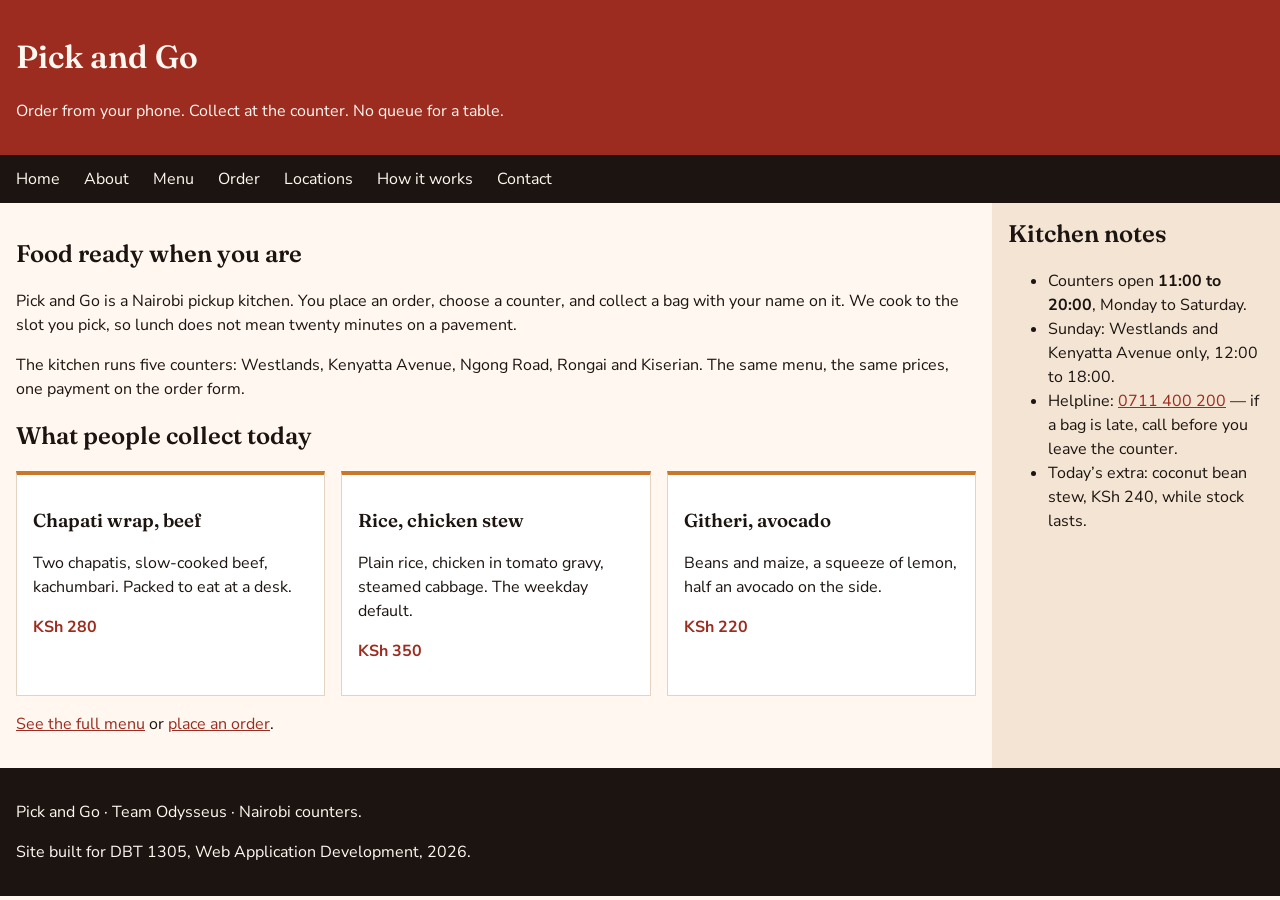
<file: index.html>
<!DOCTYPE html>
<html lang="en">
<head>
  <meta charset="utf-8">
  <meta name="viewport" content="width=device-width, initial-scale=1">
  <title>Pick and Go — order food, collect it ready</title>
  <link rel="stylesheet" href="css/style.css">
</head>
<body>
  <header>
    <h1>Pick and Go</h1>
    <p>Order from your phone. Collect at the counter. No queue for a table.</p>
  </header>

  <nav>
    <ul>
      <li><a href="index.html">Home</a></li>
      <li><a href="about.html">About</a></li>
      <li><a href="menu.html">Menu</a></li>
      <li><a href="order.html">Order</a></li>
      <li><a href="locations.html">Locations</a></li>
      <li><a href="how-it-works.html">How it works</a></li>
      <li><a href="contact.html">Contact</a></li>
    </ul>
  </nav>

  <main>
    <section>
      <h2>Food ready when you are</h2>
      <p>Pick and Go is a Nairobi pickup kitchen. You place an order, choose a counter, and collect a bag with your name on it. We cook to the slot you pick, so lunch does not mean twenty minutes on a pavement.</p>
      <p>The kitchen runs five counters: Westlands, Kenyatta Avenue, Ngong Road, Rongai and Kiserian. The same menu, the same prices, one payment on the order form.</p>
    </section>

    <section>
      <h2>What people collect today</h2>
      <ul class="card-row">
        <li>
          <h3>Chapati wrap, beef</h3>
          <p>Two chapatis, slow-cooked beef, kachumbari. Packed to eat at a desk.</p>
          <p class="price">KSh 280</p>
        </li>
        <li>
          <h3>Rice, chicken stew</h3>
          <p>Plain rice, chicken in tomato gravy, steamed cabbage. The weekday default.</p>
          <p class="price">KSh 350</p>
        </li>
        <li>
          <h3>Githeri, avocado</h3>
          <p>Beans and maize, a squeeze of lemon, half an avocado on the side.</p>
          <p class="price">KSh 220</p>
        </li>
      </ul>
      <p><a href="menu.html">See the full menu</a> or <a href="order.html">place an order</a>.</p>
    </section>
  </main>

  <aside>
    <h2>Kitchen notes</h2>
    <ul>
      <li>Counters open <strong>11:00 to 20:00</strong>, Monday to Saturday.</li>
      <li>Sunday: Westlands and Kenyatta Avenue only, 12:00 to 18:00.</li>
      <li>Helpline: <a href="tel:+254711400200">0711 400 200</a> — if a bag is late, call before you leave the counter.</li>
      <li>Today’s extra: coconut bean stew, KSh 240, while stock lasts.</li>
    </ul>
  </aside>

  <footer>
    <p>Pick and Go · Team Odysseus · Nairobi counters.</p>
    <p>Site built for DBT 1305, Web Application Development, 2026.</p>
  </footer>
</body>
</html>
</file>
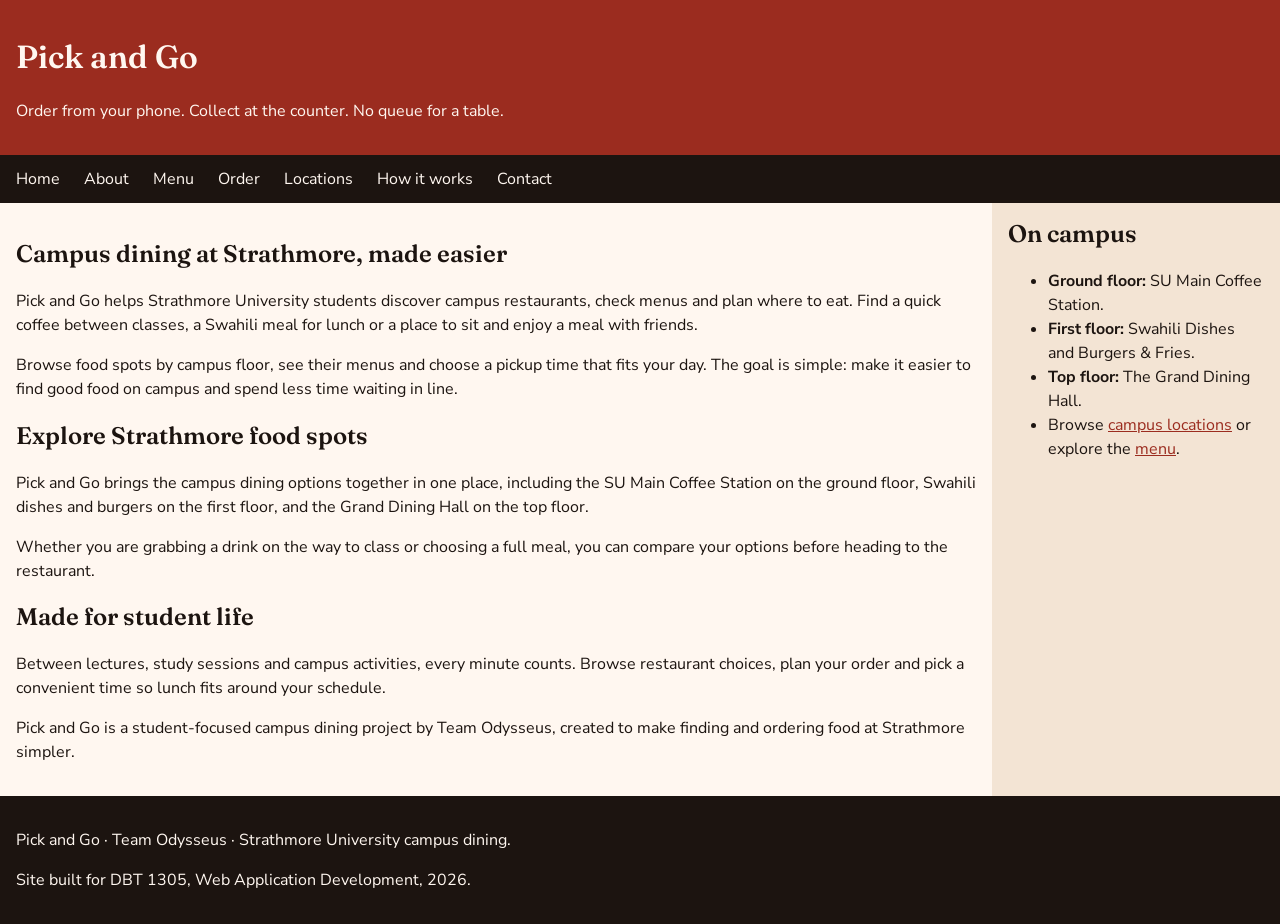
<file: about.html>
<!DOCTYPE html>
<html lang="en">
<head>
  <meta charset="utf-8">
  <meta name="viewport" content="width=device-width, initial-scale=1">
  <title>About — Pick and Go</title>
  <link rel="stylesheet" href="css/style.css">
</head>
<body>
  <header>
    <h1>Pick and Go</h1>
    <p>Order from your phone. Collect at the counter. No queue for a table.</p>
  </header>

  <nav>
    <ul>
      <li><a href="index.html">Home</a></li>
      <li><a href="about.html">About</a></li>
      <li><a href="menu.html">Menu</a></li>
      <li><a href="order.html">Order</a></li>
      <li><a href="locations.html">Locations</a></li>
      <li><a href="how-it-works.html">How it works</a></li>
      <li><a href="contact.html">Contact</a></li>
    </ul>
  </nav>
  <main>
    <section>
      <h2>Campus dining at Strathmore, made easier</h2>
      <p>Pick and Go helps Strathmore University students discover campus restaurants, check menus and plan where to eat. Find a quick coffee between classes, a Swahili meal for lunch or a place to sit and enjoy a meal with friends.</p>
      <p>Browse food spots by campus floor, see their menus and choose a pickup time that fits your day. The goal is simple: make it easier to find good food on campus and spend less time waiting in line.</p>
    </section>

    <section>
      <h2>Explore Strathmore food spots</h2>
      <p>Pick and Go brings the campus dining options together in one place, including the SU Main Coffee Station on the ground floor, Swahili dishes and burgers on the first floor, and the Grand Dining Hall on the top floor.</p>
      <p>Whether you are grabbing a drink on the way to class or choosing a full meal, you can compare your options before heading to the restaurant.</p>
    </section>

    <section>
      <h2>Made for student life</h2>
      <p>Between lectures, study sessions and campus activities, every minute counts. Browse restaurant choices, plan your order and pick a convenient time so lunch fits around your schedule.</p>
      <p>Pick and Go is a student-focused campus dining project by Team Odysseus, created to make finding and ordering food at Strathmore simpler.</p>
    </section>
  </main>

  <aside>
    <h2>On campus</h2>
    <ul>
      <li><strong>Ground floor:</strong> SU Main Coffee Station.</li>
      <li><strong>First floor:</strong> Swahili Dishes and Burgers &amp; Fries.</li>
      <li><strong>Top floor:</strong> The Grand Dining Hall.</li>
      <li>Browse <a href="locations.html">campus locations</a> or explore the <a href="menu.html">menu</a>.</li>
    </ul>
  </aside>

  <footer>
    <p>Pick and Go · Team Odysseus · Strathmore University campus dining.</p>
    <p>Site built for DBT 1305, Web Application Development, 2026.</p>
  </footer>
</body>
</html>
</file>
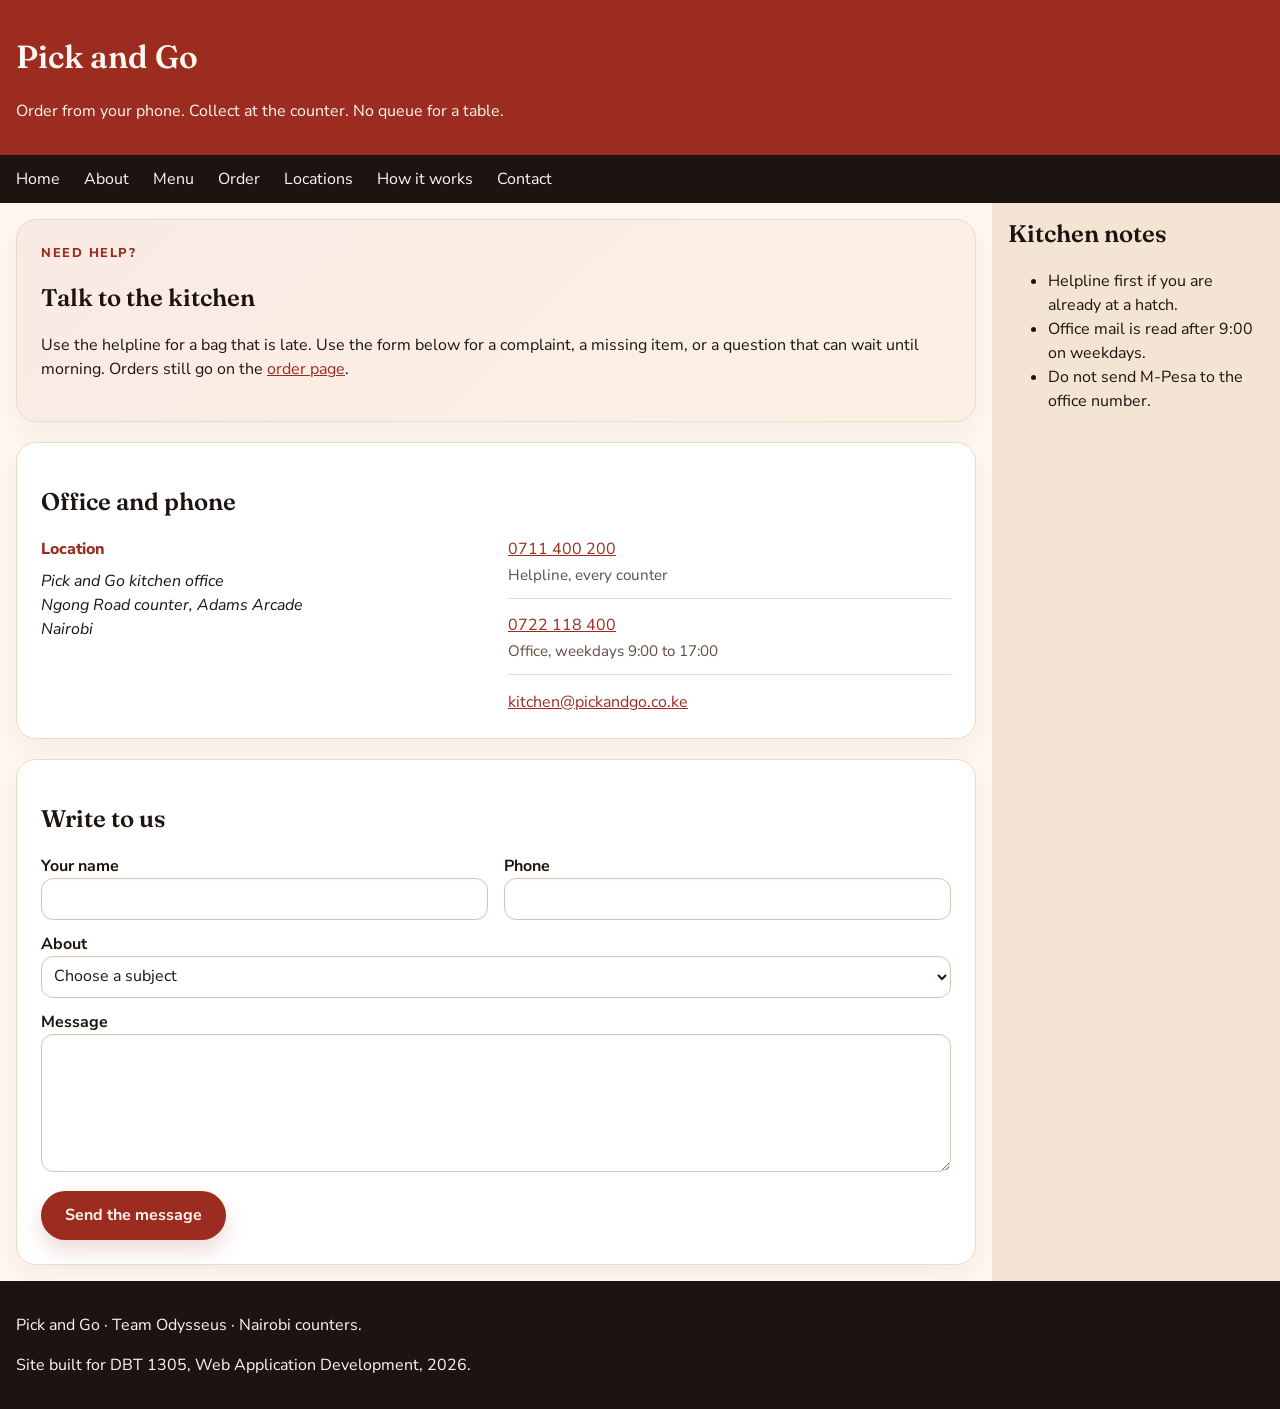
<file: contact.html>
<!DOCTYPE html>
<html lang="en">
<head>
  <meta charset="utf-8">
  <meta name="viewport" content="width=device-width, initial-scale=1">
  <title>Contact — Pick and Go</title>
  <link rel="stylesheet" href="css/style.css">
</head>
<body>
  <header>
    <h1>Pick and Go</h1>
    <p>Order from your phone. Collect at the counter. No queue for a table.</p>
  </header>

  <nav>
    <ul>
      <li><a href="index.html">Home</a></li>
      <li><a href="about.html">About</a></li>
      <li><a href="menu.html">Menu</a></li>
      <li><a href="order.html">Order</a></li>
      <li><a href="locations.html">Locations</a></li>
      <li><a href="how-it-works.html">How it works</a></li>
      <li><a href="contact.html">Contact</a></li>
    </ul>
  </nav>

  <main class="contact-page">
    <section class="contact-card intro-card">
      <p class="eyebrow">Need help?</p>
      <h2>Talk to the kitchen</h2>
      <p>Use the helpline for a bag that is late. Use the form below for a complaint, a missing item, or a question that can wait until morning. Orders still go on the <a href="order.html">order page</a>.</p>
    </section>

    <section class="contact-card details-card">
      <h2>Office and phone</h2>
      <div class="detail-group">
        <div>
          <p class="detail-label">Location</p>
          <address>
            Pick and Go kitchen office<br>
            Ngong Road counter, Adams Arcade<br>
            Nairobi
          </address>
        </div>

        <ul class="contact-list">
          <li><a href="tel:+254711400200">0711 400 200</a><span>Helpline, every counter</span></li>
          <li><a href="tel:+254722118400">0722 118 400</a><span>Office, weekdays 9:00 to 17:00</span></li>
          <li><a href="mailto:kitchen@pickandgo.co.ke">kitchen@pickandgo.co.ke</a></li>
        </ul>
      </div>
    </section>

    <section class="contact-card form-card">
      <h2>Write to us</h2>
      <form class="contact-form" action="contact.html" method="get">
        <div class="field-row">
          <p>
            <label for="contact-name">Your name</label>
            <input id="contact-name" name="contact-name" type="text" required autocomplete="name">
          </p>
          <p>
            <label for="contact-phone">Phone</label>
            <input id="contact-phone" name="contact-phone" type="tel" required autocomplete="tel">
          </p>
        </div>

        <p>
          <label for="topic">About</label>
          <select id="topic" name="topic" required>
            <option value="">Choose a subject</option>
            <option value="late">A late bag</option>
            <option value="wrong">Wrong plate in the bag</option>
            <option value="pay">Payment on 400200</option>
            <option value="other">Something else</option>
          </select>
        </p>
        <p>
          <label for="message">Message</label>
          <textarea id="message" name="message" rows="5" required></textarea>
        </p>
        <p>
          <button type="submit">Send the message</button>
        </p>
      </form>
    </section>
  </main>

  <aside>
    <h2>Kitchen notes</h2>
    <ul>
      <li>Helpline first if you are already at a hatch.</li>
      <li>Office mail is read after 9:00 on weekdays.</li>
      <li>Do not send M-Pesa to the office number.</li>
    </ul>
  </aside>

  <footer>
    <p>Pick and Go · Team Odysseus · Nairobi counters.</p>
    <p>Site built for DBT 1305, Web Application Development, 2026.</p>
  </footer>
</body>
</html>
</file>
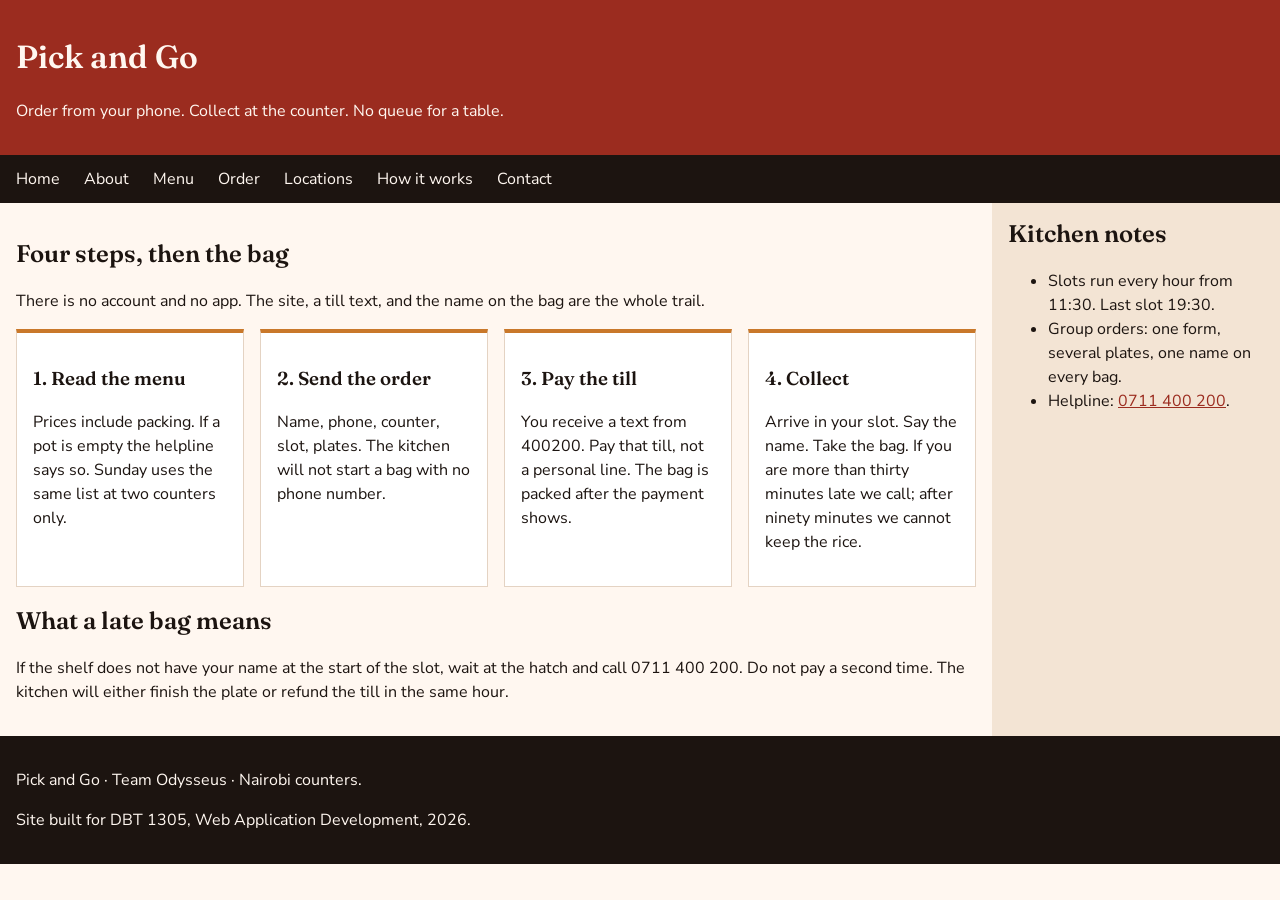
<file: how-it-works.html>
<!DOCTYPE html>
<html lang="en">
<head>
  <meta charset="utf-8">
  <meta name="viewport" content="width=device-width, initial-scale=1">
  <title>How it works — Pick and Go</title>
  <link rel="stylesheet" href="css/style.css">
</head>
<body>
  <header>
    <h1>Pick and Go</h1>
    <p>Order from your phone. Collect at the counter. No queue for a table.</p>
  </header>

  <nav>
    <ul>
      <li><a href="index.html">Home</a></li>
      <li><a href="about.html">About</a></li>
      <li><a href="menu.html">Menu</a></li>
      <li><a href="order.html">Order</a></li>
      <li><a href="locations.html">Locations</a></li>
      <li><a href="how-it-works.html">How it works</a></li>
      <li><a href="contact.html">Contact</a></li>
    </ul>
  </nav>

  <main>
    <section>
      <h2>Four steps, then the bag</h2>
      <p>There is no account and no app. The site, a till text, and the name on the bag are the whole trail.</p>
      <ul class="card-row">
        <li class="card">
          <h3>1. Read the menu</h3>
          <p>Prices include packing. If a pot is empty the helpline says so. Sunday uses the same list at two counters only.</p>
        </li>
        <li class="card">
          <h3>2. Send the order</h3>
          <p>Name, phone, counter, slot, plates. The kitchen will not start a bag with no phone number.</p>
        </li>
        <li class="card">
          <h3>3. Pay the till</h3>
          <p>You receive a text from 400200. Pay that till, not a personal line. The bag is packed after the payment shows.</p>
        </li>
        <li class="card">
          <h3>4. Collect</h3>
          <p>Arrive in your slot. Say the name. Take the bag. If you are more than thirty minutes late we call; after ninety minutes we cannot keep the rice.</p>
        </li>
      </ul>
    </section>

    <section>
      <h2>What a late bag means</h2>
      <p>If the shelf does not have your name at the start of the slot, wait at the hatch and call 0711 400 200. Do not pay a second time. The kitchen will either finish the plate or refund the till in the same hour.</p>
    </section>
  </main>

  <aside>
    <h2>Kitchen notes</h2>
    <ul>
      <li>Slots run every hour from 11:30. Last slot 19:30.</li>
      <li>Group orders: one form, several plates, one name on every bag.</li>
      <li>Helpline: <a href="tel:+254711400200">0711 400 200</a>.</li>
    </ul>
  </aside>

  <footer>
    <p>Pick and Go · Team Odysseus · Nairobi counters.</p>
    <p>Site built for DBT 1305, Web Application Development, 2026.</p>
  </footer>
</body>
</html>
</file>
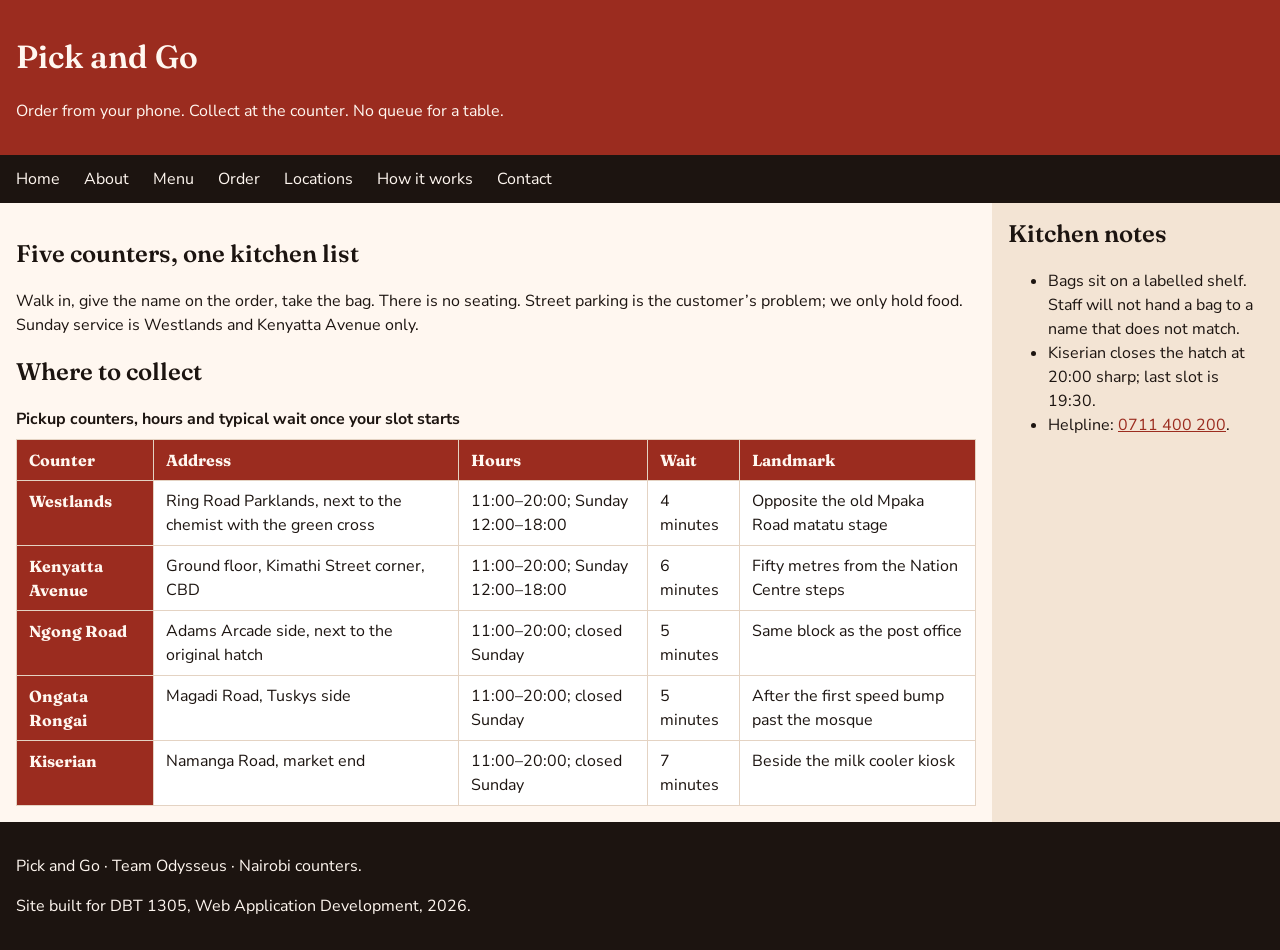
<file: locations.html>
<!DOCTYPE html>
<html lang="en">
<head>
  <meta charset="utf-8">
  <meta name="viewport" content="width=device-width, initial-scale=1">
  <title>Pickup locations — Pick and Go</title>
  <link rel="stylesheet" href="css/style.css">
</head>
<body>
  <header>
    <h1>Pick and Go</h1>
    <p>Order from your phone. Collect at the counter. No queue for a table.</p>
  </header>

  <nav>
    <ul>
      <li><a href="index.html">Home</a></li>
      <li><a href="about.html">About</a></li>
      <li><a href="menu.html">Menu</a></li>
      <li><a href="order.html">Order</a></li>
      <li><a href="locations.html">Locations</a></li>
      <li><a href="how-it-works.html">How it works</a></li>
      <li><a href="contact.html">Contact</a></li>
    </ul>
  </nav>

  <main>
    <section>
      <h2>Five counters, one kitchen list</h2>
      <p>Walk in, give the name on the order, take the bag. There is no seating. Street parking is the customer’s problem; we only hold food. Sunday service is Westlands and Kenyatta Avenue only.</p>
    </section>

    <section>
      <h2>Where to collect</h2>
      <div class="table-scroll">
        <table class="locations-table">
          <caption>Pickup counters, hours and typical wait once your slot starts</caption>
          <thead>
            <tr>
              <th scope="col">Counter</th>
              <th scope="col">Address</th>
              <th scope="col">Hours</th>
              <th scope="col">Wait</th>
              <th scope="col">Landmark</th>
            </tr>
          </thead>
          <tbody>
            <tr>
              <th scope="row">Westlands</th>
              <td>Ring Road Parklands, next to the chemist with the green cross</td>
              <td>11:00–20:00; Sunday 12:00–18:00</td>
              <td>4 minutes</td>
              <td>Opposite the old Mpaka Road matatu stage</td>
            </tr>
            <tr>
              <th scope="row">Kenyatta Avenue</th>
              <td>Ground floor, Kimathi Street corner, CBD</td>
              <td>11:00–20:00; Sunday 12:00–18:00</td>
              <td>6 minutes</td>
              <td>Fifty metres from the Nation Centre steps</td>
            </tr>
            <tr>
              <th scope="row">Ngong Road</th>
              <td>Adams Arcade side, next to the original hatch</td>
              <td>11:00–20:00; closed Sunday</td>
              <td>5 minutes</td>
              <td>Same block as the post office</td>
            </tr>
            <tr>
              <th scope="row">Ongata Rongai</th>
              <td>Magadi Road, Tuskys side</td>
              <td>11:00–20:00; closed Sunday</td>
              <td>5 minutes</td>
              <td>After the first speed bump past the mosque</td>
            </tr>
            <tr>
              <th scope="row">Kiserian</th>
              <td>Namanga Road, market end</td>
              <td>11:00–20:00; closed Sunday</td>
              <td>7 minutes</td>
              <td>Beside the milk cooler kiosk</td>
            </tr>
          </tbody>
        </table>
      </div>
    </section>
  </main>

  <aside>
    <h2>Kitchen notes</h2>
    <ul>
      <li>Bags sit on a labelled shelf. Staff will not hand a bag to a name that does not match.</li>
      <li>Kiserian closes the hatch at 20:00 sharp; last slot is 19:30.</li>
      <li>Helpline: <a href="tel:+254711400200">0711 400 200</a>.</li>
    </ul>
  </aside>

  <footer>
    <p>Pick and Go · Team Odysseus · Nairobi counters.</p>
    <p>Site built for DBT 1305, Web Application Development, 2026.</p>
  </footer>
</body>
</html>
</file>
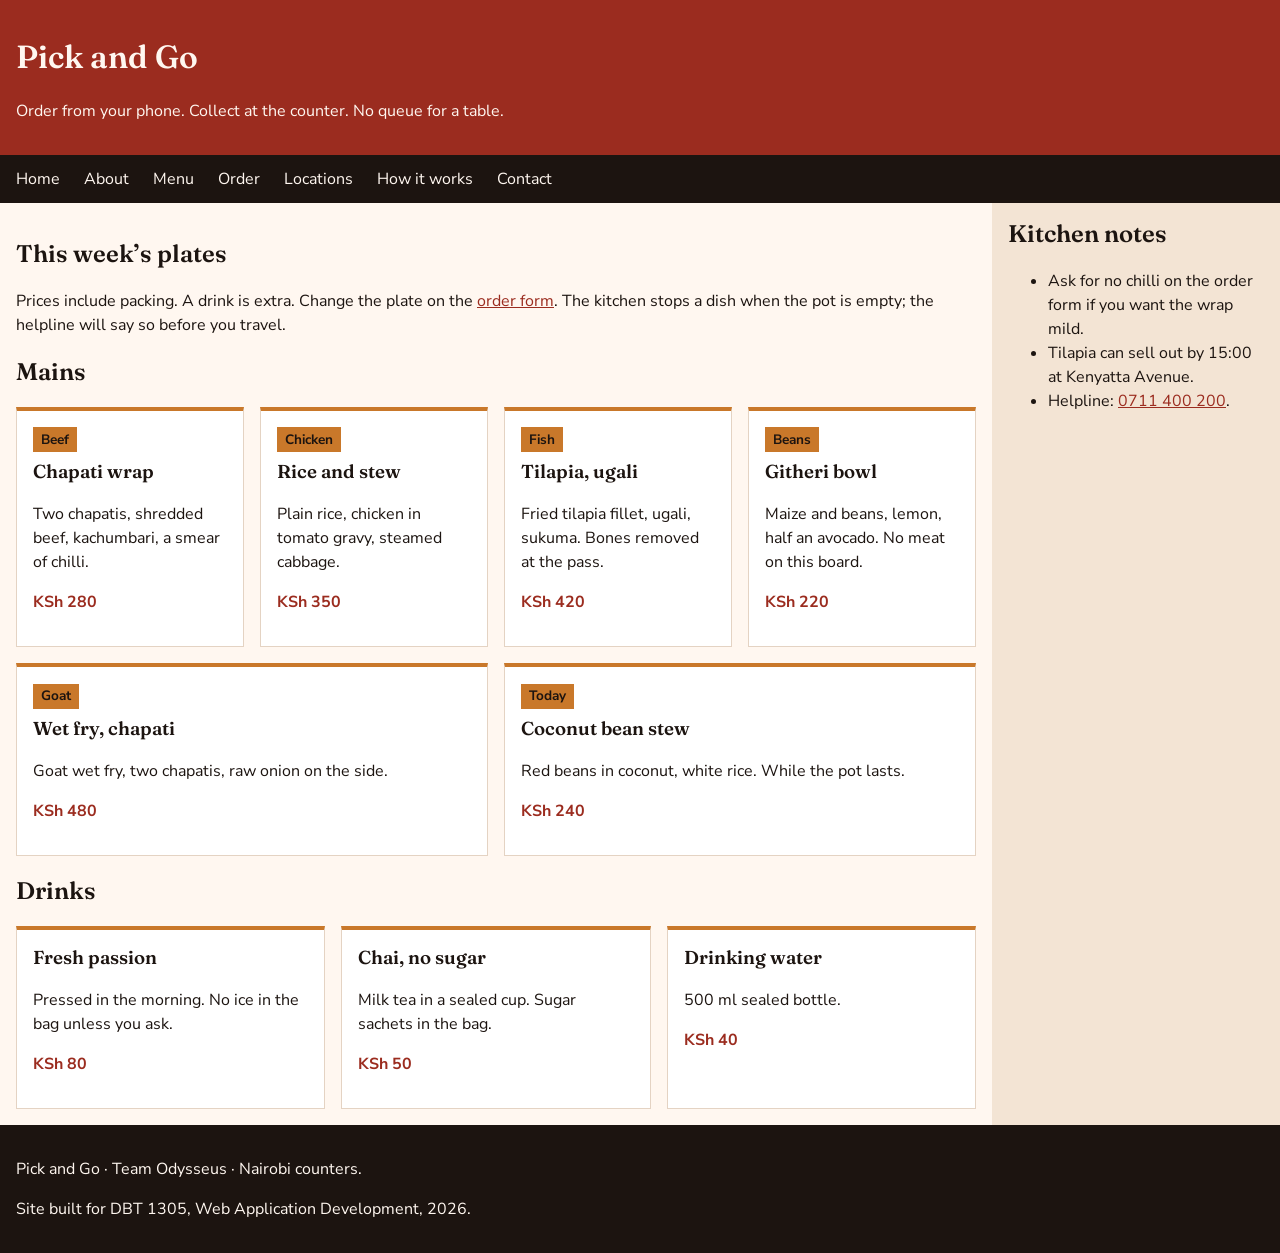
<file: menu.html>
<!DOCTYPE html>
<html lang="en">
<head>
  <meta charset="utf-8">
  <meta name="viewport" content="width=device-width, initial-scale=1">
  <title>Menu — Pick and Go</title>
  <link rel="stylesheet" href="css/style.css">
</head>
<body>
  <header>
    <h1>Pick and Go</h1>
    <p>Order from your phone. Collect at the counter. No queue for a table.</p>
  </header>

  <nav>
    <ul>
      <li><a href="index.html">Home</a></li>
      <li><a href="about.html">About</a></li>
      <li><a href="menu.html">Menu</a></li>
      <li><a href="order.html">Order</a></li>
      <li><a href="locations.html">Locations</a></li>
      <li><a href="how-it-works.html">How it works</a></li>
      <li><a href="contact.html">Contact</a></li>
    </ul>
  </nav>

  <main>
    <section>
      <h2>This week’s plates</h2>
      <p>Prices include packing. A drink is extra. Change the plate on the <a href="order.html">order form</a>. The kitchen stops a dish when the pot is empty; the helpline will say so before you travel.</p>
    </section>

    <section>
      <h2>Mains</h2>
      <ul class="card-row">
        <li class="menu-card">
          <span class="tag">Beef</span>
          <h3>Chapati wrap</h3>
          <p>Two chapatis, shredded beef, kachumbari, a smear of chilli.</p>
          <p class="price">KSh 280</p>
        </li>
        <li class="menu-card">
          <span class="tag">Chicken</span>
          <h3>Rice and stew</h3>
          <p>Plain rice, chicken in tomato gravy, steamed cabbage.</p>
          <p class="price">KSh 350</p>
        </li>
        <li class="menu-card">
          <span class="tag">Fish</span>
          <h3>Tilapia, ugali</h3>
          <p>Fried tilapia fillet, ugali, sukuma. Bones removed at the pass.</p>
          <p class="price">KSh 420</p>
        </li>
        <li class="menu-card">
          <span class="tag">Beans</span>
          <h3>Githeri bowl</h3>
          <p>Maize and beans, lemon, half an avocado. No meat on this board.</p>
          <p class="price">KSh 220</p>
        </li>
        <li class="menu-card">
          <span class="tag">Goat</span>
          <h3>Wet fry, chapati</h3>
          <p>Goat wet fry, two chapatis, raw onion on the side.</p>
          <p class="price">KSh 480</p>
        </li>
        <li class="menu-card">
          <span class="tag">Today</span>
          <h3>Coconut bean stew</h3>
          <p>Red beans in coconut, white rice. While the pot lasts.</p>
          <p class="price">KSh 240</p>
        </li>
      </ul>
    </section>

    <section>
      <h2>Drinks</h2>
      <ul class="card-row">
        <li class="menu-card">
          <h3>Fresh passion</h3>
          <p>Pressed in the morning. No ice in the bag unless you ask.</p>
          <p class="price">KSh 80</p>
        </li>
        <li class="menu-card">
          <h3>Chai, no sugar</h3>
          <p>Milk tea in a sealed cup. Sugar sachets in the bag.</p>
          <p class="price">KSh 50</p>
        </li>
        <li class="menu-card">
          <h3>Drinking water</h3>
          <p>500 ml sealed bottle.</p>
          <p class="price">KSh 40</p>
        </li>
      </ul>
    </section>
  </main>

  <aside>
    <h2>Kitchen notes</h2>
    <ul>
      <li>Ask for no chilli on the order form if you want the wrap mild.</li>
      <li>Tilapia can sell out by 15:00 at Kenyatta Avenue.</li>
      <li>Helpline: <a href="tel:+254711400200">0711 400 200</a>.</li>
    </ul>
  </aside>

  <footer>
    <p>Pick and Go · Team Odysseus · Nairobi counters.</p>
    <p>Site built for DBT 1305, Web Application Development, 2026.</p>
  </footer>
</body>
</html>
</file>
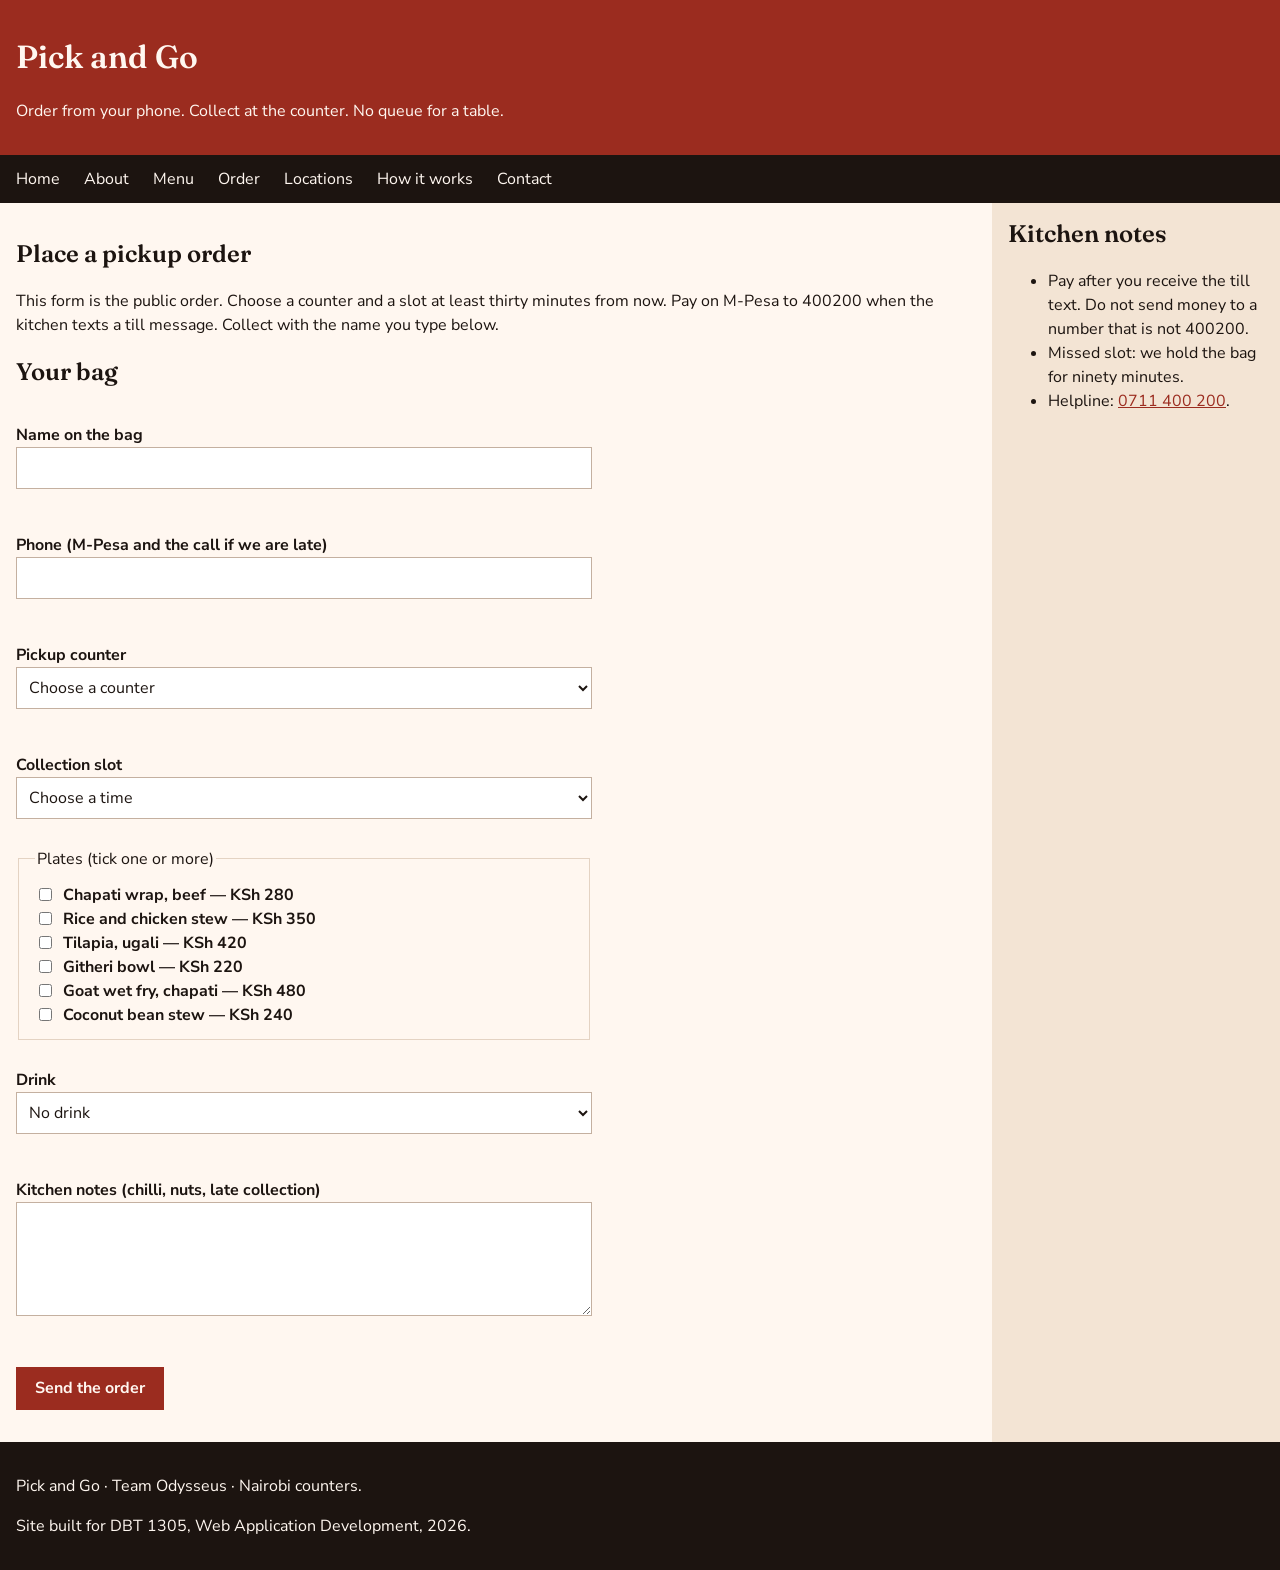
<file: order.html>
<!DOCTYPE html>
<html lang="en">
<head>
  <meta charset="utf-8">
  <meta name="viewport" content="width=device-width, initial-scale=1">
  <title>Order — Pick and Go</title>
  <link rel="stylesheet" href="css/style.css">
</head>
<body>
  <header>
    <h1>Pick and Go</h1>
    <p>Order from your phone. Collect at the counter. No queue for a table.</p>
  </header>

  <nav>
    <ul>
      <li><a href="index.html">Home</a></li>
      <li><a href="about.html">About</a></li>
      <li><a href="menu.html">Menu</a></li>
      <li><a href="order.html">Order</a></li>
      <li><a href="locations.html">Locations</a></li>
      <li><a href="how-it-works.html">How it works</a></li>
      <li><a href="contact.html">Contact</a></li>
    </ul>
  </nav>

  <main>
    <section>
      <h2>Place a pickup order</h2>
      <p>This form is the public order. Choose a counter and a slot at least thirty minutes from now. Pay on M-Pesa to 400200 when the kitchen texts a till message. Collect with the name you type below.</p>
    </section>

    <section>
      <h2>Your bag</h2>
      <form class="order-form" action="order.html" method="get">
        <p>
          <label for="full-name">Name on the bag</label>
          <input id="full-name" name="full-name" type="text" required autocomplete="name">
        </p>
        <p>
          <label for="phone">Phone (M-Pesa and the call if we are late)</label>
          <input id="phone" name="phone" type="tel" required autocomplete="tel">
        </p>
        <p>
          <label for="counter">Pickup counter</label>
          <select id="counter" name="counter" required>
            <option value="">Choose a counter</option>
            <option value="westlands">Westlands, Ring Road</option>
            <option value="cbd">Kenyatta Avenue, CBD</option>
            <option value="ngong">Ngong Road, Adams</option>
            <option value="rongai">Ongata Rongai, Magadi Road</option>
            <option value="kiserian">Kiserian, Namanga Road</option>
          </select>
        </p>
        <p>
          <label for="slot">Collection slot</label>
          <select id="slot" name="slot" required>
            <option value="">Choose a time</option>
            <option value="1130">11:30</option>
            <option value="1230">12:30</option>
            <option value="1330">13:30</option>
            <option value="1700">17:00</option>
            <option value="1830">18:30</option>
            <option value="1930">19:30</option>
          </select>
        </p>
        <fieldset>
          <legend>Plates (tick one or more)</legend>
          <ul class="choice-list">
            <li>
              <input id="dish-wrap" name="dish" type="checkbox" value="wrap">
              <label for="dish-wrap">Chapati wrap, beef — KSh 280</label>
            </li>
            <li>
              <input id="dish-rice" name="dish" type="checkbox" value="rice">
              <label for="dish-rice">Rice and chicken stew — KSh 350</label>
            </li>
            <li>
              <input id="dish-fish" name="dish" type="checkbox" value="fish">
              <label for="dish-fish">Tilapia, ugali — KSh 420</label>
            </li>
            <li>
              <input id="dish-githeri" name="dish" type="checkbox" value="githeri">
              <label for="dish-githeri">Githeri bowl — KSh 220</label>
            </li>
            <li>
              <input id="dish-goat" name="dish" type="checkbox" value="goat">
              <label for="dish-goat">Goat wet fry, chapati — KSh 480</label>
            </li>
            <li>
              <input id="dish-beans" name="dish" type="checkbox" value="beans">
              <label for="dish-beans">Coconut bean stew — KSh 240</label>
            </li>
          </ul>
        </fieldset>
        <p>
          <label for="drink">Drink</label>
          <select id="drink" name="drink">
            <option value="none">No drink</option>
            <option value="passion">Fresh passion — KSh 80</option>
            <option value="chai">Chai — KSh 50</option>
            <option value="water">Water — KSh 40</option>
          </select>
        </p>
        <p>
          <label for="notes">Kitchen notes (chilli, nuts, late collection)</label>
          <textarea id="notes" name="notes" rows="4"></textarea>
        </p>
        <p>
          <button type="submit">Send the order</button>
        </p>
      </form>
    </section>
  </main>

  <aside>
    <h2>Kitchen notes</h2>
    <ul>
      <li>Pay after you receive the till text. Do not send money to a number that is not 400200.</li>
      <li>Missed slot: we hold the bag for ninety minutes.</li>
      <li>Helpline: <a href="tel:+254711400200">0711 400 200</a>.</li>
    </ul>
  </aside>

  <footer>
    <p>Pick and Go · Team Odysseus · Nairobi counters.</p>
    <p>Site built for DBT 1305, Web Application Development, 2026.</p>
  </footer>
</body>
</html>
</file>
<file: css/style.css>
@import url("https://fonts.googleapis.com/css2?family=Fraunces:opsz,wght@9..144,600;9..144,700&family=Nunito+Sans:opsz,wght@6..12,400;6..12,600;6..12,700&display=swap");

/* House style — main #9B2C1F ground #FFF7F0 ink #1C1410 accent #C9782A
   headings: Fraunces, serif body: Nunito Sans, sans-serif */

/* --- Shared: house style (Member 1) --- */

* {
  box-sizing: border-box;
}

body {
  margin: 0;
  background: #fff7f0;
  color: #1c1410;
  line-height: 1.5;
  font-family: "Nunito Sans", sans-serif;
}

h1,
h2,
h3 {
  font-family: Fraunces, serif;
  font-weight: 600;
  line-height: 1.25;
}

img,
input,
select,
textarea {
  max-width: 100%;
}

img {
  height: auto;
}

header {
  background: #9b2c1f;
  color: #fff7f0;
}

header a {
  color: #fff7f0;
}

nav {
  background: #1c1410;
}

nav a {
  color: #fff7f0;
  text-decoration: none;
}

nav a:hover,
nav a:focus {
  color: #c9782a;
  text-decoration: underline;
}

a {
  color: #9b2c1f;
}

header,
main,
aside,
footer {
  padding: 1rem;
}

aside {
  background: #f3e4d4;
}

aside h2 {
  margin-top: 0;
}

footer {
  background: #1c1410;
  color: #fff7f0;
}

footer a {
  color: #c9782a;
}

/* --- Shared: layout (Member 1) --- */

nav ul {
  display: flex;
  flex-wrap: wrap;
  gap: 0.25rem 1.5rem;
  list-style: none;
  margin: 0;
  padding: 0.75rem 1rem;
}

nav {
  position: sticky;
  top: 0;
}

body {
  display: grid;
  grid-template-columns: minmax(0, 1fr) 18rem;
  grid-template-areas:
    "header header"
    "nav nav"
    "main aside"
    "footer footer";
}

header {
  grid-area: header;
}

nav {
  grid-area: nav;
}

main {
  grid-area: main;
  min-width: 0;
}

aside {
  grid-area: aside;
}

footer {
  grid-area: footer;
}

.table-scroll {
  overflow-x: auto;
  max-width: 100%;
}

.card-row {
  display: flex;
  flex-wrap: wrap;
  gap: 1rem;
  list-style: none;
  margin: 0;
  padding: 0;
}

.card-row > li,
.card {
  flex: 1 1 14rem;
  background: #ffffff;
  border: 1px solid #e4d3c3;
  border-top: 4px solid #c9782a;
  padding: 1rem;
}

/* --- Member: home (Wesley) --- */

.hours-list {
  margin: 0;
  padding-left: 1.2rem;
}

/* --- Member: menu cards (Wesley) --- */

.menu-card h3 {
  margin-top: 0;
}

.price {
  font-weight: 700;
  color: #9b2c1f;
}

.tag {
  display: inline-block;
  background: #c9782a;
  color: #1c1410;
  font-size: 0.85rem;
  font-weight: 700;
  padding: 0.15rem 0.5rem;
  margin-bottom: 0.5rem;
}

/* --- Member: order form (Wesley) --- */

.order-form,
.contact-form {
  display: grid;
  gap: 0.75rem;
  max-width: 36rem;
}

.order-form label,
.contact-form label {
  display: block;
  font-weight: 700;
}

.order-form input,
.order-form select,
.order-form textarea,
.contact-form input,
.contact-form select,
.contact-form textarea {
  width: 100%;
  padding: 0.5rem;
  border: 1px solid #c4b0a0;
  background: #ffffff;
  color: #1c1410;
  font: inherit;
}

fieldset {
  border: 1px solid #e4d3c3;
  padding: 0.75rem 1rem;
  min-width: 0;
}

.choice-list {
  list-style: none;
  margin: 0;
  padding: 0;
}

.choice-list li {
  display: flex;
  align-items: center;
  gap: 0.5rem;
}

.choice-list input {
  width: auto;
  max-width: none;
}

button {
  justify-self: start;
  background: #9b2c1f;
  color: #fff7f0;
  border: 0;
  padding: 0.6rem 1.2rem;
  font: inherit;
  font-weight: 700;
  cursor: pointer;
}

button:hover,
button:focus {
  background: #7a2117;
}

/* --- Member: pickup table (Wesley) --- */

.locations-table {
  width: 100%;
  border-collapse: collapse;
  background: #ffffff;
}

.locations-table th,
.locations-table td {
  border: 1px solid #e4d3c3;
  padding: 0.5rem 0.75rem;
  text-align: left;
  vertical-align: top;
}

.locations-table th {
  background: #9b2c1f;
  color: #fff7f0;
  font-family: Fraunces, serif;
}

.locations-table caption {
  text-align: left;
  font-weight: 700;
  margin-bottom: 0.5rem;
}

/* --- Contact page styling --- */

.contact-page {
  display: grid;
  gap: 1.25rem;
  max-width: 72rem;
}

.contact-card {
  background: #fff;
  border: 1px solid #eadbc9;
  border-radius: 1.25rem;
  padding: 1.5rem;
  box-shadow: 0 10px 30px rgba(28, 20, 16, 0.05);
}

.intro-card {
  background: linear-gradient(135deg, rgba(155, 44, 31, 0.06), rgba(201, 120, 42, 0.06));
}

.eyebrow {
  margin: 0 0 0.5rem;
  color: #9b2c1f;
  font-size: 0.8rem;
  font-weight: 800;
  letter-spacing: 0.12em;
  text-transform: uppercase;
}

.detail-group {
  display: grid;
  grid-template-columns: repeat(2, minmax(0, 1fr));
  gap: 1.5rem;
  align-items: start;
}

.detail-label {
  margin: 0 0 0.5rem;
  font-weight: 800;
  color: #9b2c1f;
}

.contact-list {
  list-style: none;
  margin: 0;
  padding: 0;
  display: grid;
  gap: 0.9rem;
}

.contact-list li {
  display: flex;
  flex-direction: column;
  gap: 0.2rem;
  padding-bottom: 0.7rem;
  border-bottom: 1px solid #eadbc9;
}

.contact-list li:last-child {
  border-bottom: 0;
  padding-bottom: 0;
}

.contact-list span {
  color: #5f4e43;
  font-size: 0.95rem;
}

.field-row {
  display: grid;
  grid-template-columns: repeat(2, minmax(0, 1fr));
  gap: 1rem;
}

.form-card form p {
  margin: 0;
}

.contact-form {
  max-width: none;
}

.contact-form input,
.contact-form select,
.contact-form textarea {
  border-radius: 0.75rem;
  border: 1px solid #d9c3b1;
  box-shadow: inset 0 1px 3px rgba(73, 58, 49, 0.04);
}

.contact-form textarea {
  min-height: 120px;
  resize: vertical;
}

.contact-form button {
  border-radius: 999px;
  padding: 0.8rem 1.5rem;
  box-shadow: 0 10px 20px rgba(155, 44, 31, 0.18);
}

/* --- Shared: phone (Member 1) — keep last --- */

@media (max-width: 700px) {
  body {
    grid-template-columns: minmax(0, 1fr);
    grid-template-areas:
      "header"
      "nav"
      "main"
      "aside"
      "footer";
  }

  nav ul {
    flex-direction: column;
    gap: 0.5rem;
  }

  .detail-group,
  .field-row {
    grid-template-columns: minmax(0, 1fr);
  }
}
</file>
